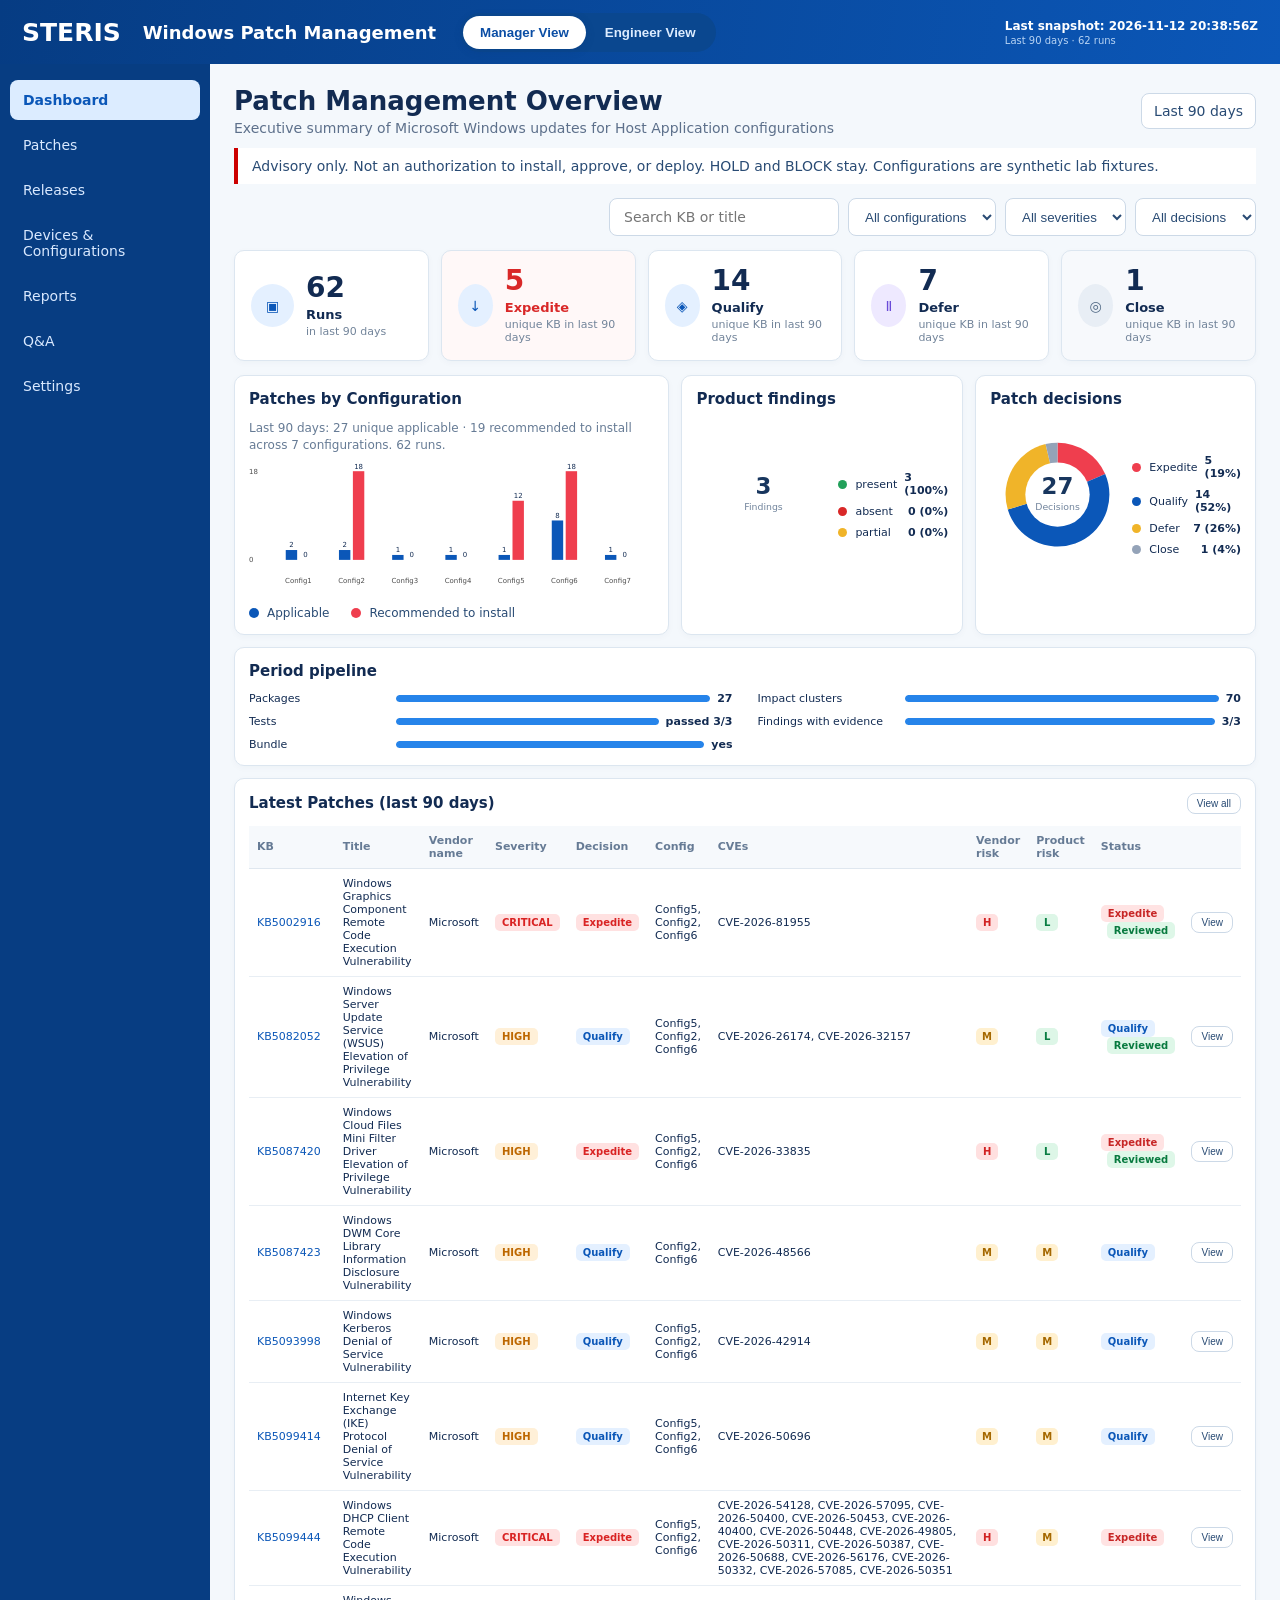
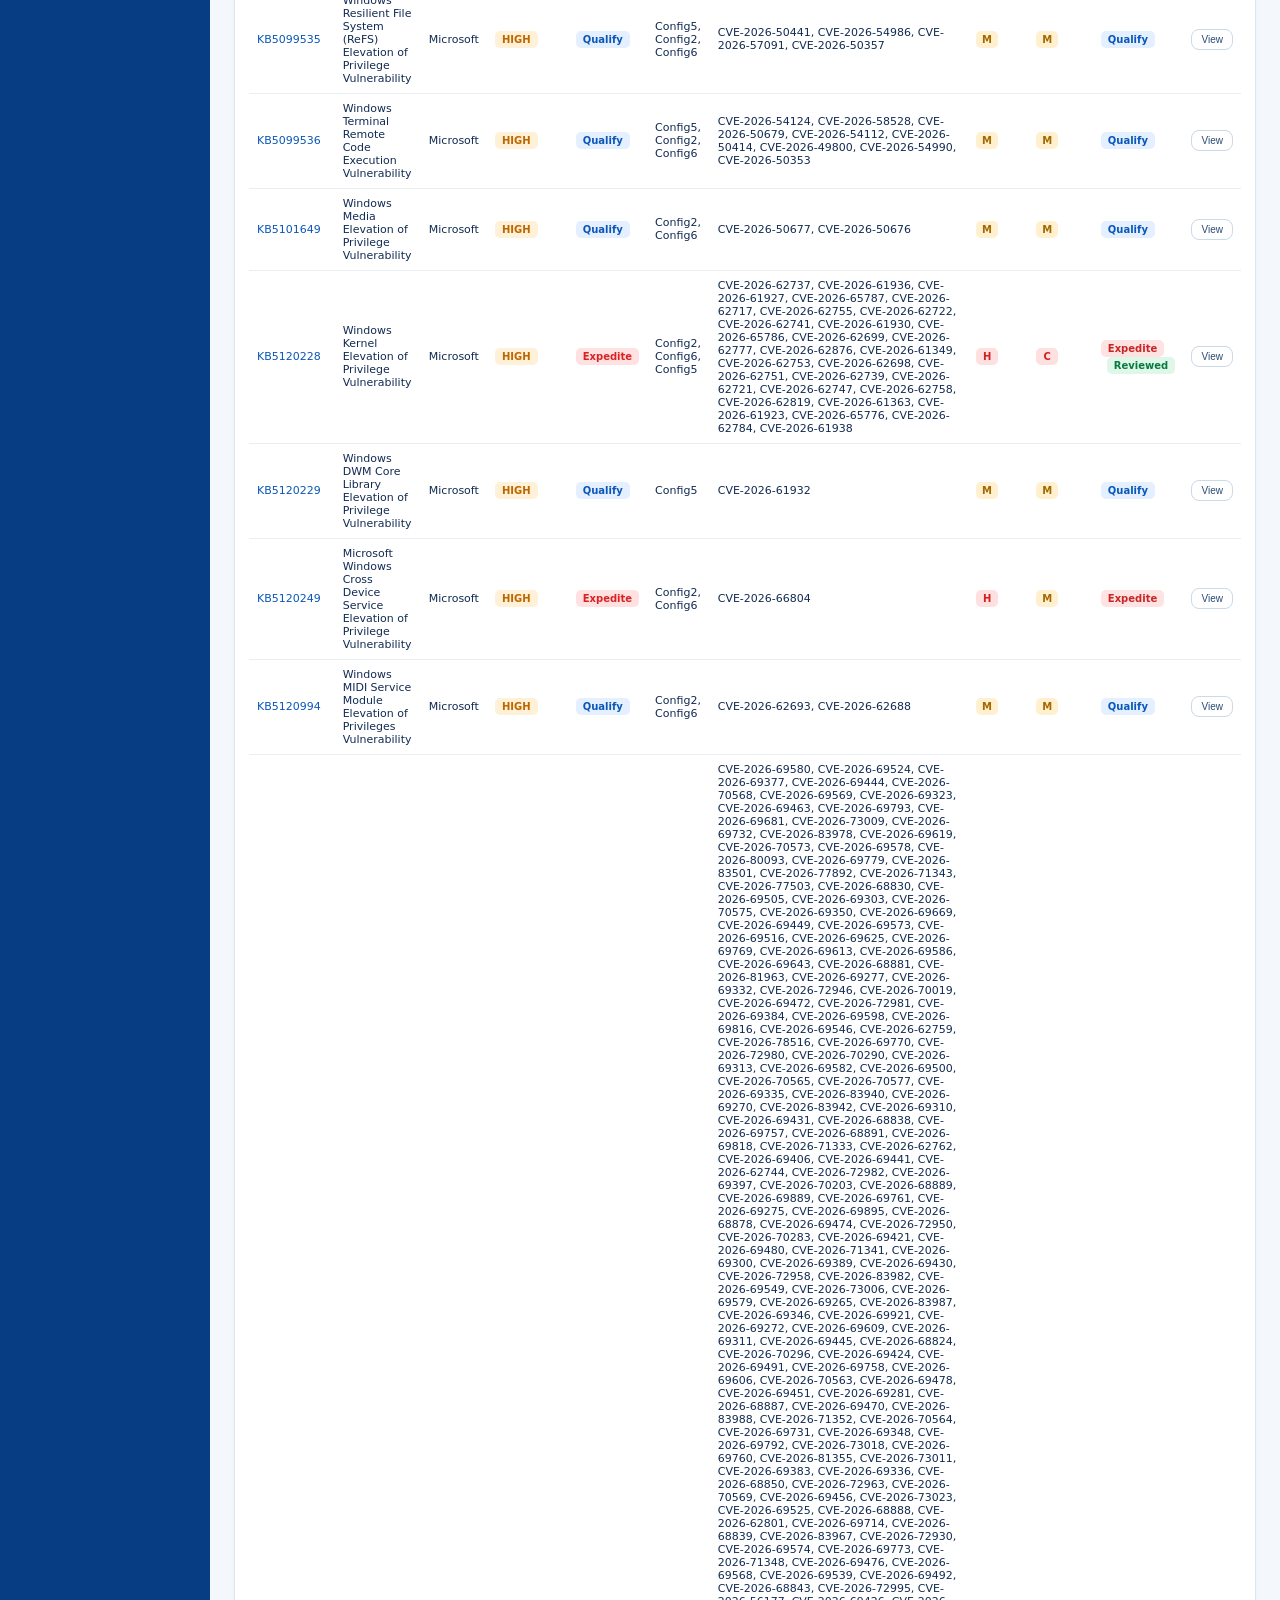
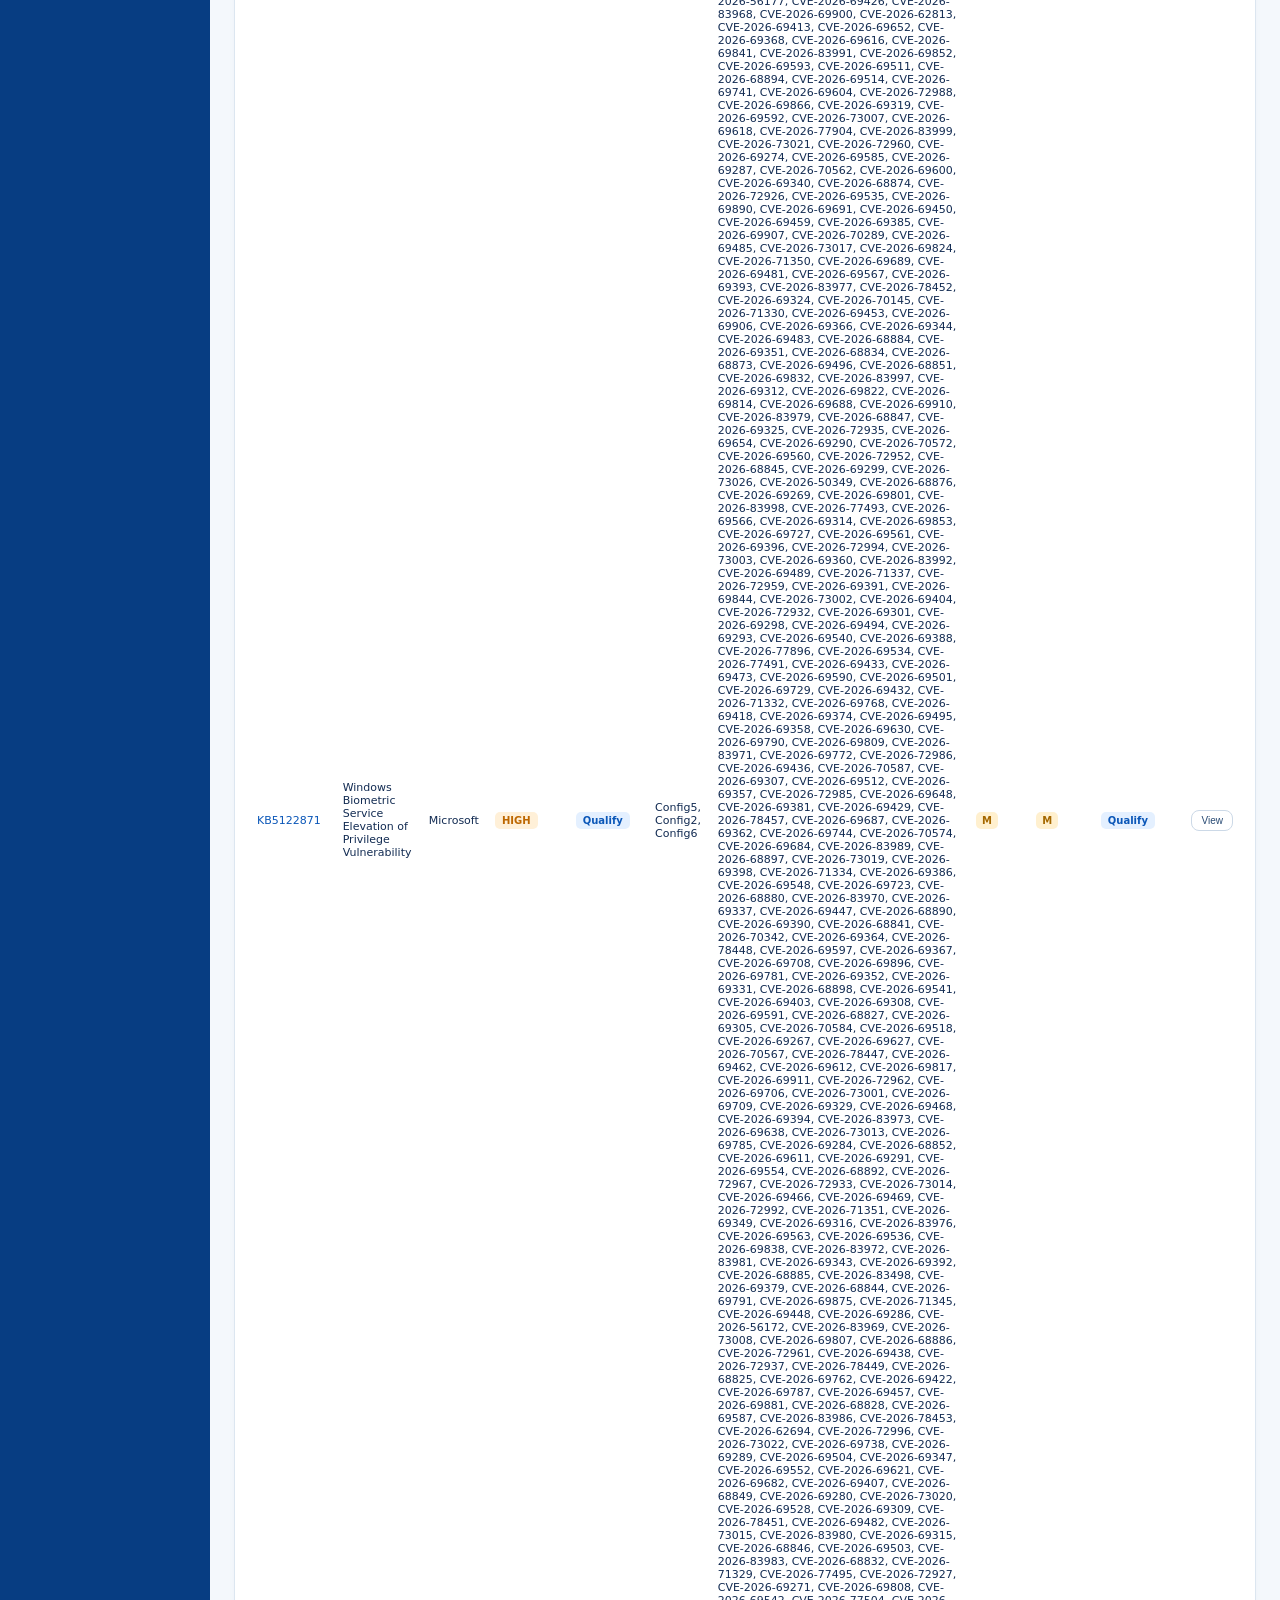
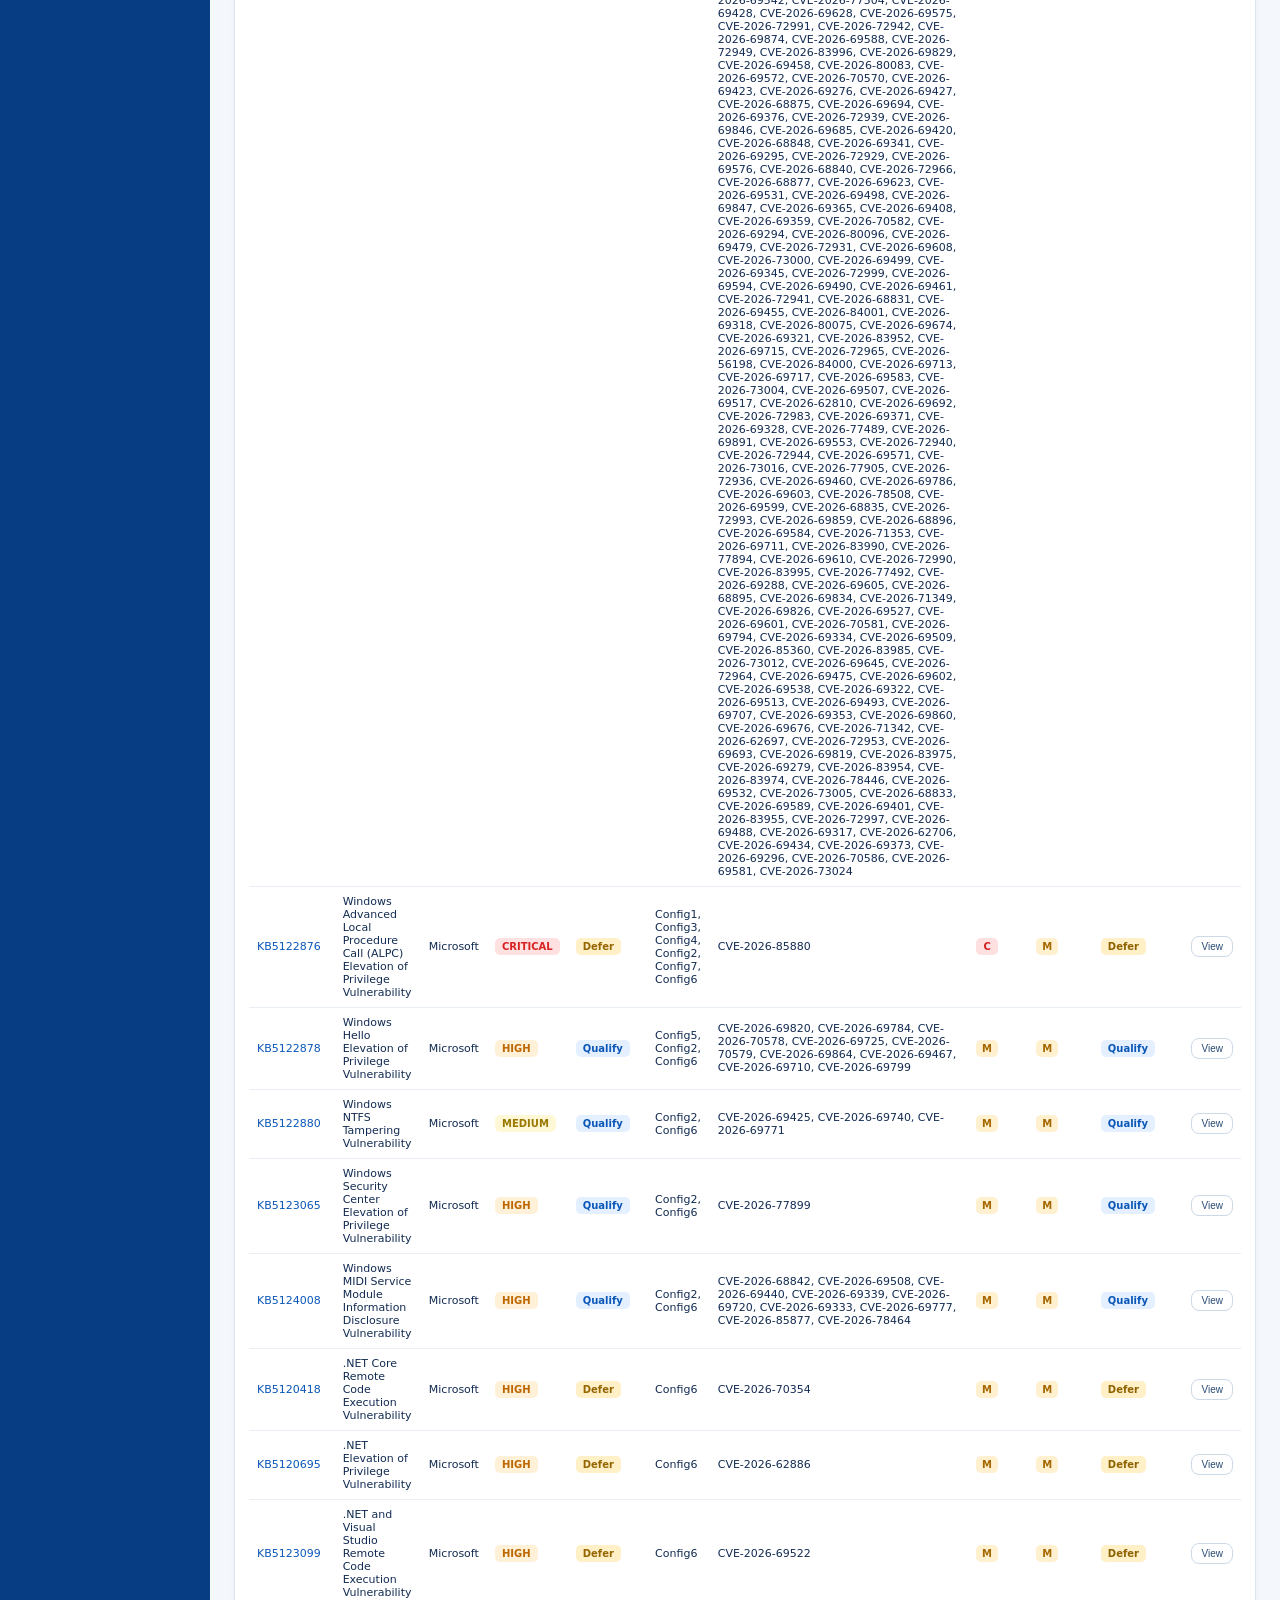
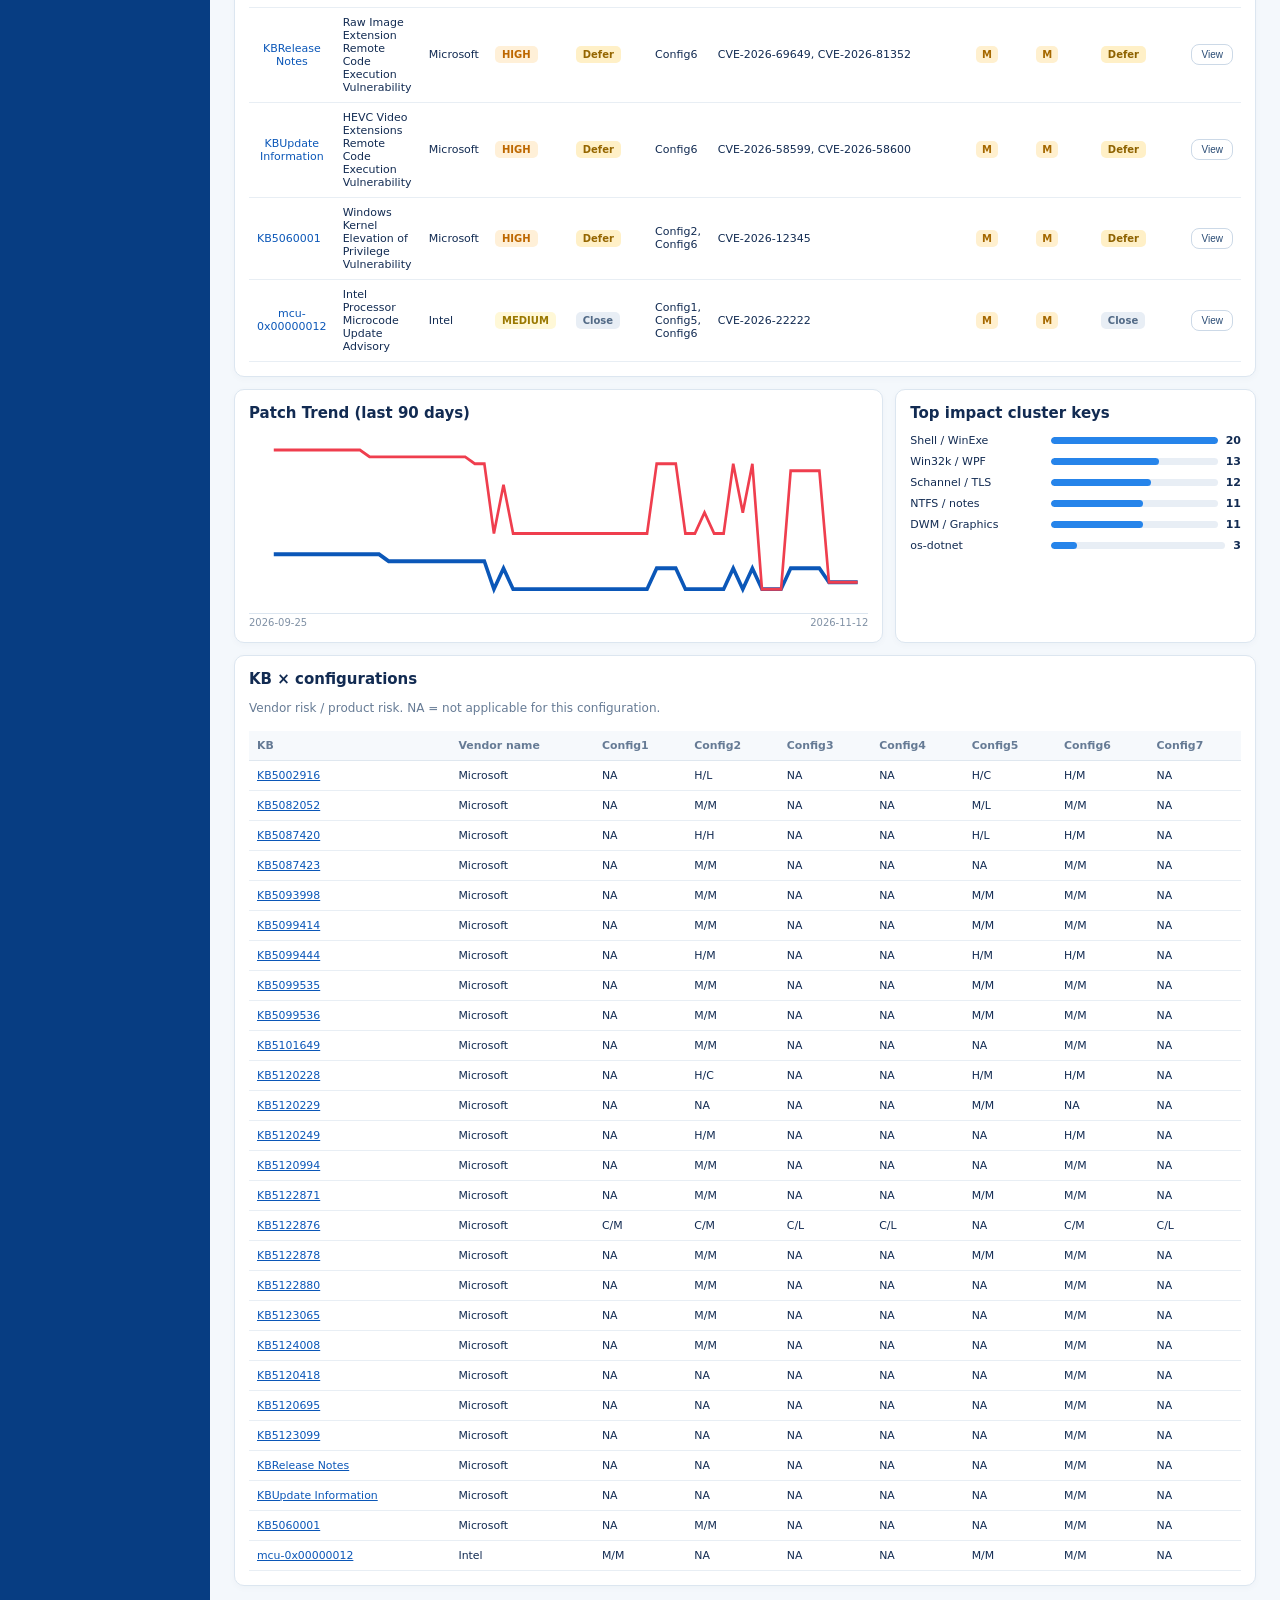
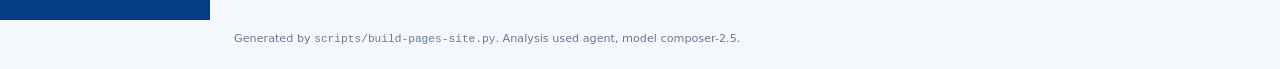
<file: index.html>
<!DOCTYPE html>
<html lang="en">
<head>
  <meta charset="utf-8">
  <meta name="viewport" content="width=device-width, initial-scale=1">
  <title>STERIS — Windows Patch Management</title>
  <link rel="stylesheet" href="assets/style.css">
</head>
<body>
  <div id="shell">Loading latest run…</div>
  <footer id="site-footer">Generated by <code>scripts/build-pages-site.py</code>.</footer>
  <div id="toast" class="toast"></div>
  <script src="assets/data.js"></script>
  <script src="assets/reviews.js"></script>
  <script src="assets/app.js"></script>
</body>
</html>
</file>
<file: assets/style.css>
:root {
  font-family: Inter, ui-sans-serif, system-ui, -apple-system, "Segoe UI", sans-serif;
  color: #122b52;
  background: #f4f8fc;
  font-size: 14px;
}
* { box-sizing: border-box; }
body { margin: 0; }
.topbar {
  height: 64px;
  background: linear-gradient(100deg, #063c83, #0b57b8);
  color: #fff;
  display: flex;
  align-items: center;
  padding: 0 22px;
  gap: 24px;
}
.brand { display: flex; align-items: center; gap: 22px; min-width: 320px; }
.steris { font-size: 25px; font-weight: 800; }
.product { font-size: 18px; font-weight: 650; }
.roleSwitch {
  background: #0a478f;
  border-radius: 24px;
  padding: 3px;
  display: flex;
  gap: 2px;
}
.roleSwitch button {
  border: 0;
  background: transparent;
  color: #dcecff;
  padding: 9px 17px;
  border-radius: 20px;
  font-weight: 650;
  cursor: pointer;
}
.roleSwitch button.active {
  background: #fff;
  color: #0a4da4;
  box-shadow: 0 2px 10px #002d672c;
}
.runMeta {
  margin-left: auto;
  display: flex;
  align-items: center;
  gap: 9px;
  font-size: 12px;
}
.runMeta small { display: block; color: #b8d4f4; margin-top: 2px; }
.runMeta select {
  border: 1px solid #7aa7e0;
  background: #0a478f;
  color: #fff;
  border-radius: 8px;
  padding: 6px 8px;
  max-width: 18rem;
}
.body { display: flex; min-height: calc(100vh - 64px); }
.sidebar {
  width: 210px;
  background: #073d82;
  color: #d9e9ff;
  padding: 16px 10px;
}
.nav {
  border: 0;
  background: transparent;
  color: inherit;
  width: 100%;
  text-align: left;
  font: inherit;
  display: flex;
  align-items: center;
  padding: 12px 13px;
  border-radius: 8px;
  margin-bottom: 5px;
  cursor: pointer;
}
.nav.selected { background: #dcecff; color: #0b57b8; font-weight: 700; }
.main { flex: 1; padding: 22px 24px; overflow: auto; }
.banner {
  background: #fff;
  border-left: 4px solid #cc0000;
  padding: 10px 14px;
  margin: 0 0 14px;
  color: #294b74;
}
.pageHead { display: flex; justify-content: space-between; align-items: center; margin-bottom: 12px; gap: 12px; }
.pageHead h1 { margin: 0; font-size: 26px; }
.pageHead p { margin: 4px 0 0; color: #5d708b; }
.filters { display: flex; gap: 9px; justify-content: flex-end; margin-bottom: 14px; flex-wrap: wrap; }
.search, .filters select, .period, .primary, .view, .secondary, .ghost {
  border: 1px solid #ccd9e7;
  background: #fff;
  border-radius: 8px;
  padding: 9px 12px;
  color: #294b74;
}
.search { display: flex; min-width: 230px; }
.search input { border: 0; outline: 0; width: 100%; font: inherit; }
.primary {
  background: #1265d7;
  color: #fff;
  border-color: #1265d7;
  font-weight: 700;
  cursor: pointer;
}
.secondary { font-weight: 700; cursor: pointer; }
.secondary:hover, .view:hover { background: #f3f8fe; }
.kpis { display: grid; grid-template-columns: repeat(5, 1fr); gap: 12px; margin-bottom: 14px; }
.kpi, .panel {
  background: #fff;
  border: 1px solid #dce6f0;
  border-radius: 10px;
  box-shadow: 0 2px 7px #163a6508;
}
.kpi { padding: 16px; display: flex; gap: 12px; align-items: center; min-height: 105px; }
.kpiIcon {
  width: 43px;
  height: 43px;
  border-radius: 50%;
  display: grid;
  place-items: center;
  background: #e4f0ff;
  color: #0b57b8;
}
.kpi strong { display: block; font-size: 28px; line-height: 1; }
.kpi b { display: block; font-size: 13px; margin-top: 5px; }
.kpi span { display: block; color: #72849a; font-size: 11px; margin-top: 3px; }
.kpi.red { background: #fff8f8; }
.kpi.red strong, .kpi.red b { color: #d92828; }
.kpi.purple .kpiIcon { background: #eee9ff; color: #6a4bd8; }
.kpi.green .kpiIcon { background: #def7e8; color: #09934d; }
.kpi.gray .kpiIcon { background: #e8eef5; color: #526a86; }
.kpi.gray { background: #f7f9fc; }
.grid3 { display: grid; grid-template-columns: 1.7fr 1fr 1fr; gap: 12px; }
.grid2 { display: grid; grid-template-columns: 1.8fr 1fr; gap: 12px; }
.panel { padding: 14px; margin-bottom: 12px; }
.panelHead { display: flex; justify-content: space-between; align-items: center; margin-bottom: 12px; }
.panel h2 { font-size: 15px; margin: 0; }
.barChart { height: 220px; }
.chart-cap, .chart-legend { color: #667b95; font-size: 12px; margin: 0.45rem 0 0.2rem; line-height: 1.4; }
.barLegend {
  display: flex;
  flex-wrap: wrap;
  gap: 16px 22px;
  margin-top: 10px;
  font-size: 12px;
  color: #294b74;
}
.barLegend span { display: inline-flex; align-items: center; gap: 8px; }
.barLegend i {
  width: 10px;
  height: 10px;
  border-radius: 50%;
  display: inline-block;
}
.barLegend i.applicable { background: #0b57b8; }
.barLegend i.recommended { background: #ef3e4e; }
svg.chart { width: 100%; height: auto; display: block; }
svg.chart .chart-lab { font-size: 11px; fill: #4d4d4d; }
svg.chart .chart-n { font-size: 11px; fill: #122b52; }
.donutWrap { display: flex; align-items: center; gap: 7px; }
.donut { width: 135px; height: 170px; }
.legend { flex: 1; }
.legend div {
  display: grid;
  grid-template-columns: 10px 1fr auto;
  gap: 7px;
  align-items: center;
  margin: 8px 0;
  font-size: 11px;
}
.legend i { width: 9px; height: 9px; border-radius: 50%; }
.pipelineRows { display: grid; grid-template-columns: repeat(2, 1fr); gap: 10px 25px; }
.pipe { display: grid; grid-template-columns: 140px 1fr auto; gap: 7px; align-items: center; font-size: 11px; }
.pipe div { height: 7px; background: #e8eef5; border-radius: 10px; overflow: hidden; }
.pipe i { height: 100%; background: #2684ea; border-radius: 10px; display: block; }
.panel table { width: 100%; border-collapse: collapse; font-size: 11px; }
.panel th {
  text-align: left;
  color: #667b95;
  background: #f6f9fc;
  padding: 8px;
  border-bottom: 1px solid #dfe7ef;
}
.panel td { padding: 8px; border-bottom: 1px solid #e8eef4; vertical-align: middle; }
.link {
  border: 0;
  background: none;
  color: #0b57b8;
  font-weight: 700;
  cursor: pointer;
  padding: 0;
  font: inherit;
}
.badge, .status, .risk {
  display: inline-flex;
  align-items: center;
  justify-content: center;
  border-radius: 5px;
  padding: 3px 7px;
  font-size: 10px;
  font-weight: 800;
  white-space: nowrap;
}
.badge.critical { background: #ffe1e1; color: #d92323; }
.badge.high { background: #fff0d8; color: #bd6700; }
.badge.medium { background: #fff8d7; color: #9a7800; }
.badge.low { background: #e8eef5; color: #526a86; }
.badge.install { background: #dff7e8; color: #087a3f; }
.badge.hold { background: #fff0c7; color: #956600; }
.badge.expedite { background: #ffe1e1; color: #d92323; }
.badge.qualify { background: #e4f0ff; color: #0b57b8; }
.badge.defer { background: #fff0c7; color: #956600; }
.badge.close { background: #e8eef5; color: #526a86; }
.status.to-install, .status.install, .status.expedite { background: #ffe3e3; color: #c72626; }
.status.qualify { background: #e4f0ff; color: #0b57b8; }
.status.hold, .status.defer { background: #fff0c7; color: #8e6200; }
.status.close { background: #e8eef5; color: #526a86; }
.risk { width: 22px; padding: 3px 0; }
.risk.C, .risk.H { background: #ffe0e0; color: #d12222; }
.risk.M { background: #fff0cf; color: #a56800; }
.risk.L { background: #ddf6e7; color: #087d42; }
.risk.NA { background: #e8eef5; color: #526a86; width: auto; padding: 3px 6px; }
.view { padding: 4px 9px; font-size: 10px; cursor: pointer; }
.trend svg { width: 100%; height: 180px; border-bottom: 1px solid #dce6f0; }
.axis { display: flex; justify-content: space-between; color: #8091a5; font-size: 10px; }
.breadcrumb { color: #73869d; font-size: 12px; margin-bottom: 10px; }
.titleLine { display: flex; align-items: center; gap: 9px; flex-wrap: wrap; }
.recommend {
  background: #fff7df;
  border: 1px solid #f0dfab;
  border-radius: 9px;
  padding: 10px 14px;
  color: #8a6200;
}
.recommend small, .recommend span { display: block; font-size: 10px; }
.recommend b { display: block; font-size: 13px; }
.tabs { display: flex; gap: 4px; flex-wrap: wrap; margin: 10px 0 14px; }
.tabs button {
  border: 1px solid #d7e2ef;
  background: #fff;
  color: #526a86;
  border-radius: 8px;
  padding: 8px 11px;
  cursor: pointer;
}
.tabs button.active {
  background: #e5f0ff;
  color: #0b57b8;
  border-color: #a9c8ee;
  font-weight: 700;
}
.engineGrid { display: grid; grid-template-columns: 1fr 1.3fr 1fr; gap: 12px; }
.engineGrid .panel { margin: 0; }
.engineGrid .wide { grid-column: span 2; }
.info > div {
  display: grid;
  grid-template-columns: 135px 1fr;
  gap: 10px;
  padding: 8px 0;
  border-bottom: 1px solid #edf1f5;
  font-size: 11px;
}
.info span { color: #71839a; }
.configList > div { padding: 8px; border-bottom: 1px solid #edf1f5; }
.configList b { color: #0b57b8; font-size: 11px; }
.configList span { font-size: 10px; color: #6b7d92; display: block; margin-top: 3px; }
.installSkip { display: grid; grid-template-columns: 1fr 1fr; gap: 12px; }
.installSkip > div { border-radius: 8px; padding: 12px; }
.install { background: #fff5f5; border: 1px solid #ffd8d8; }
.skip { background: #fff9e9; border: 1px solid #f5e2aa; }
.install h3, .skip h3 { margin: 0; font-size: 12px; }
.install h3 { color: #b72323; }
.skip h3 { color: #8e6500; }
.install ul, .skip ul { margin: 10px 0 0; padding-left: 18px; font-size: 11px; line-height: 1.8; }
.tech { border: 1px solid #e8eef4; border-radius: 8px; padding: 10px; margin-bottom: 10px; }
.tech b { display: block; margin-bottom: 4px; }
.components { display: grid; gap: 8px; }
.components > div {
  display: grid;
  grid-template-columns: 9.5rem 1fr auto;
  gap: 8px;
  align-items: center;
  font-size: 11px;
}
.components > div div { height: 7px; background: #e8eef5; border-radius: 10px; overflow: hidden; }
.components i { display: block; height: 100%; background: #2684ea; border-radius: 10px; }
.configDetailBody { padding: 8px 11px 12px; }
.empty { padding: 28px; text-align: center; color: #71839a; }
.score-list { margin: 0; display: grid; gap: 0.4rem; }
.score-list div { display: grid; grid-template-columns: 1.1rem 7.4rem 1fr; gap: 0.4rem; align-items: start; }
.score-list dt { margin: 0; color: #667b95; font-size: 0.75rem; line-height: 1.2rem; }
.score-list dd { margin: 0; font-size: 0.85rem; line-height: 1.2rem; overflow-wrap: break-word; }
.info-slot { display: flex; align-items: center; justify-content: center; height: 1.2rem; }
.info-tip { position: relative; display: inline-flex; align-items: center; }
.info-mark {
  width: 0.95rem;
  height: 0.95rem;
  border-radius: 50%;
  background: #1565c0;
  color: #fff;
  font-size: 0.65rem;
  font-weight: 700;
  line-height: 0.95rem;
  text-align: center;
  cursor: help;
}
.info-tip .tip {
  display: none;
  position: absolute;
  z-index: 8;
  left: 0;
  top: 1.25rem;
  width: 15rem;
  padding: 0.45rem 0.55rem;
  background: #111;
  color: #fff;
  font-size: 0.75rem;
  line-height: 1.35;
}
.info-tip:hover .tip, .info-tip:focus .tip, .info-tip:focus-within .tip { display: block; }
.matrix-wrap { overflow-x: auto; margin: 1rem 0 0; }
.matrix-wrap table { min-width: 36rem; }
.matrix-wrap th, .matrix-wrap td { font-size: 0.78rem; white-space: nowrap; }
.configDetail {
  border: 1px solid #dce6f0;
  border-radius: 8px;
  margin-bottom: 8px;
  overflow: hidden;
}
.configDetailHead {
  display: flex;
  justify-content: space-between;
  align-items: center;
  padding: 11px;
  background: #f7faff;
  cursor: pointer;
  width: 100%;
  border: 0;
  font: inherit;
  text-align: left;
  color: inherit;
}
.miniGrid { display: grid; grid-template-columns: repeat(4, 1fr); gap: 8px; }
.miniCard { border: 1px solid #e1e9f2; border-radius: 7px; padding: 9px; background: #fff; }
.miniCard span { display: block; color: #74869b; font-size: 10px; }
.miniCard b { display: block; margin-top: 3px; font-size: 11px; }
.metricLine {
  display: flex;
  justify-content: space-between;
  align-items: center;
  padding: 8px 0;
  border-bottom: 1px solid #edf2f7;
  font-size: 11px;
  gap: 8px;
}
.kbLine {
  display: grid;
  grid-template-columns: 8.25rem minmax(0, 1fr) 6.75rem 5.25rem;
  gap: 8px 16px;
  align-items: start;
  padding: 10px 0;
  border-bottom: 1px solid #edf2f7;
  font-size: 11px;
}
.kbLine .cves {
  color: #5d708b;
  line-height: 1.45;
  overflow-wrap: anywhere;
}
.kbLine .kbSev,
.kbLine .kbRec {
  display: flex;
  justify-content: flex-end;
  padding-top: 1px;
}
.kbLine .link {
  text-align: left;
  justify-self: start;
}
.qaForm { display: flex; gap: 8px; flex-wrap: wrap; }
.qaForm input {
  flex: 1;
  min-width: 16rem;
  border: 1px solid #ccd9e7;
  border-radius: 8px;
  padding: 9px 12px;
  font: inherit;
}
.qaChips { display: flex; flex-wrap: wrap; gap: 8px; margin-top: 12px; }
.qaResult { border-radius: 8px; padding: 12px; font-size: 13px; line-height: 1.45; }
.qaResult b { display: block; margin-bottom: 6px; }
.qaResult p { margin: 0; }
.qaResult.ok { background: #f5f9ff; border: 1px solid #d9e6f5; }
.qaResult.out { background: #fff8e8; border: 1px solid #f0dda8; color: #8b6300; }
.reviewForm { display: grid; gap: 10px; }
.reviewForm label { display: grid; gap: 4px; font-size: 13px; color: #294b74; }
.reviewForm select, .reviewForm textarea, .reviewForm input[type="password"] {
  border: 1px solid #ccd9e7;
  border-radius: 8px;
  padding: 8px 10px;
  font: inherit;
}
.reviewForm .check { display: flex; align-items: center; gap: 8px; font-weight: 650; }
.reviewForm .actions { display: flex; gap: 8px; flex-wrap: wrap; }
.tokenStatus { margin: 0 0 10px; font-size: 13px; color: #5b6f88; }
.tokenStatus.ok { color: #087a3f; font-weight: 650; }
.badge.reviewed { background: #def7e8; color: #087a3f; margin-left: 6px; }
.toast {
  position: fixed;
  right: 24px;
  bottom: 24px;
  background: #073d82;
  color: #fff;
  padding: 12px 16px;
  border-radius: 9px;
  box-shadow: 0 8px 25px #00356a55;
  display: none;
}
.toast.show { display: block; }
.ghost { font-weight: 700; cursor: pointer; }
.detailActions { display: flex; gap: 8px; align-items: center; }
.actionRow { display: flex; gap: 8px; flex-wrap: wrap; margin-top: 12px; }
.stepper { display: flex; align-items: center; gap: 0; margin: 10px 0 14px; }
.step { flex: 1; position: relative; text-align: center; font-size: 10px; color: #73869d; }
.step:before { content: ""; display: block; height: 5px; background: #dfe8f2; margin: 0 2px 8px; }
.step.done:before { background: #2c83e8; }
.step.current:before { background: #f0b429; }
.step.done { color: #1768b7; font-weight: 700; }
.step.current { color: #946400; font-weight: 700; }
.timeline { display: grid; gap: 0; }
.timelineItem {
  display: grid;
  grid-template-columns: 18px 150px 1fr;
  gap: 10px;
  align-items: start;
  padding: 10px 0;
  border-bottom: 1px solid #edf2f7;
  font-size: 11px;
}
.dot { width: 10px; height: 10px; border-radius: 50%; background: #2b83e8; margin-top: 3px; }
.dot.pending { background: #f0b429; }
.dot.done { background: #22a05a; }
.timelineItem small { color: #74869b; }
.callout {
  border-radius: 8px;
  padding: 12px;
  border: 1px solid #d9e6f5;
  background: #f5f9ff;
  font-size: 11px;
}
.callout.warning { background: #fff8e8; border-color: #f0dda8; color: #8b6300; }
.configRow {
  width: 100%;
  display: grid;
  grid-template-columns: 180px 1fr auto;
  gap: 12px;
  align-items: center;
  text-align: left;
  border: 1px solid #e1e9f2;
  background: #fff;
  padding: 12px;
  border-radius: 8px;
  margin-bottom: 7px;
  cursor: pointer;
  color: #17385f;
  font: inherit;
}
.configRow:hover { background: #f5f9ff; }
.configRow span { color: #71849c; font-size: 12px; }
.releaseHeader {
  display: flex;
  justify-content: space-between;
  align-items: center;
  padding: 8px 0 12px;
  gap: 12px;
}
.releaseHeader b, .releaseHeader span { display: block; }
.releaseHeader span { color: #71849c; font-size: 12px; }
.tech code {
  display: block;
  background: #f2f6fa;
  padding: 6px 8px;
  margin: 4px 0;
  border-radius: 5px;
  font-size: 10px;
  color: #26476e;
}
#site-footer { color: #667b95; font-size: 0.8rem; padding: 12px 24px 24px 234px; }
a { color: inherit; }
@media (max-width: 1200px) {
  .kpis { grid-template-columns: repeat(3, 1fr); }
  .grid3, .grid2, .engineGrid { grid-template-columns: 1fr; }
  .engineGrid .wide { grid-column: auto; }
  .brand { min-width: 220px; }
  .product { font-size: 15px; }
}
@media (max-width: 850px) {
  .sidebar { display: none; }
  .kpis, .miniGrid { grid-template-columns: 1fr 1fr; }
  .configRow { grid-template-columns: 1fr; }
  .kbLine { grid-template-columns: 7.25rem minmax(0, 1fr) 5.75rem 4.75rem; gap: 8px; }
  .topbar { gap: 10px; }
  .runMeta small { display: none; }
  .stepper { overflow: auto; }
  .step { min-width: 90px; }
  #site-footer { padding-left: 24px; }
}
</file>
